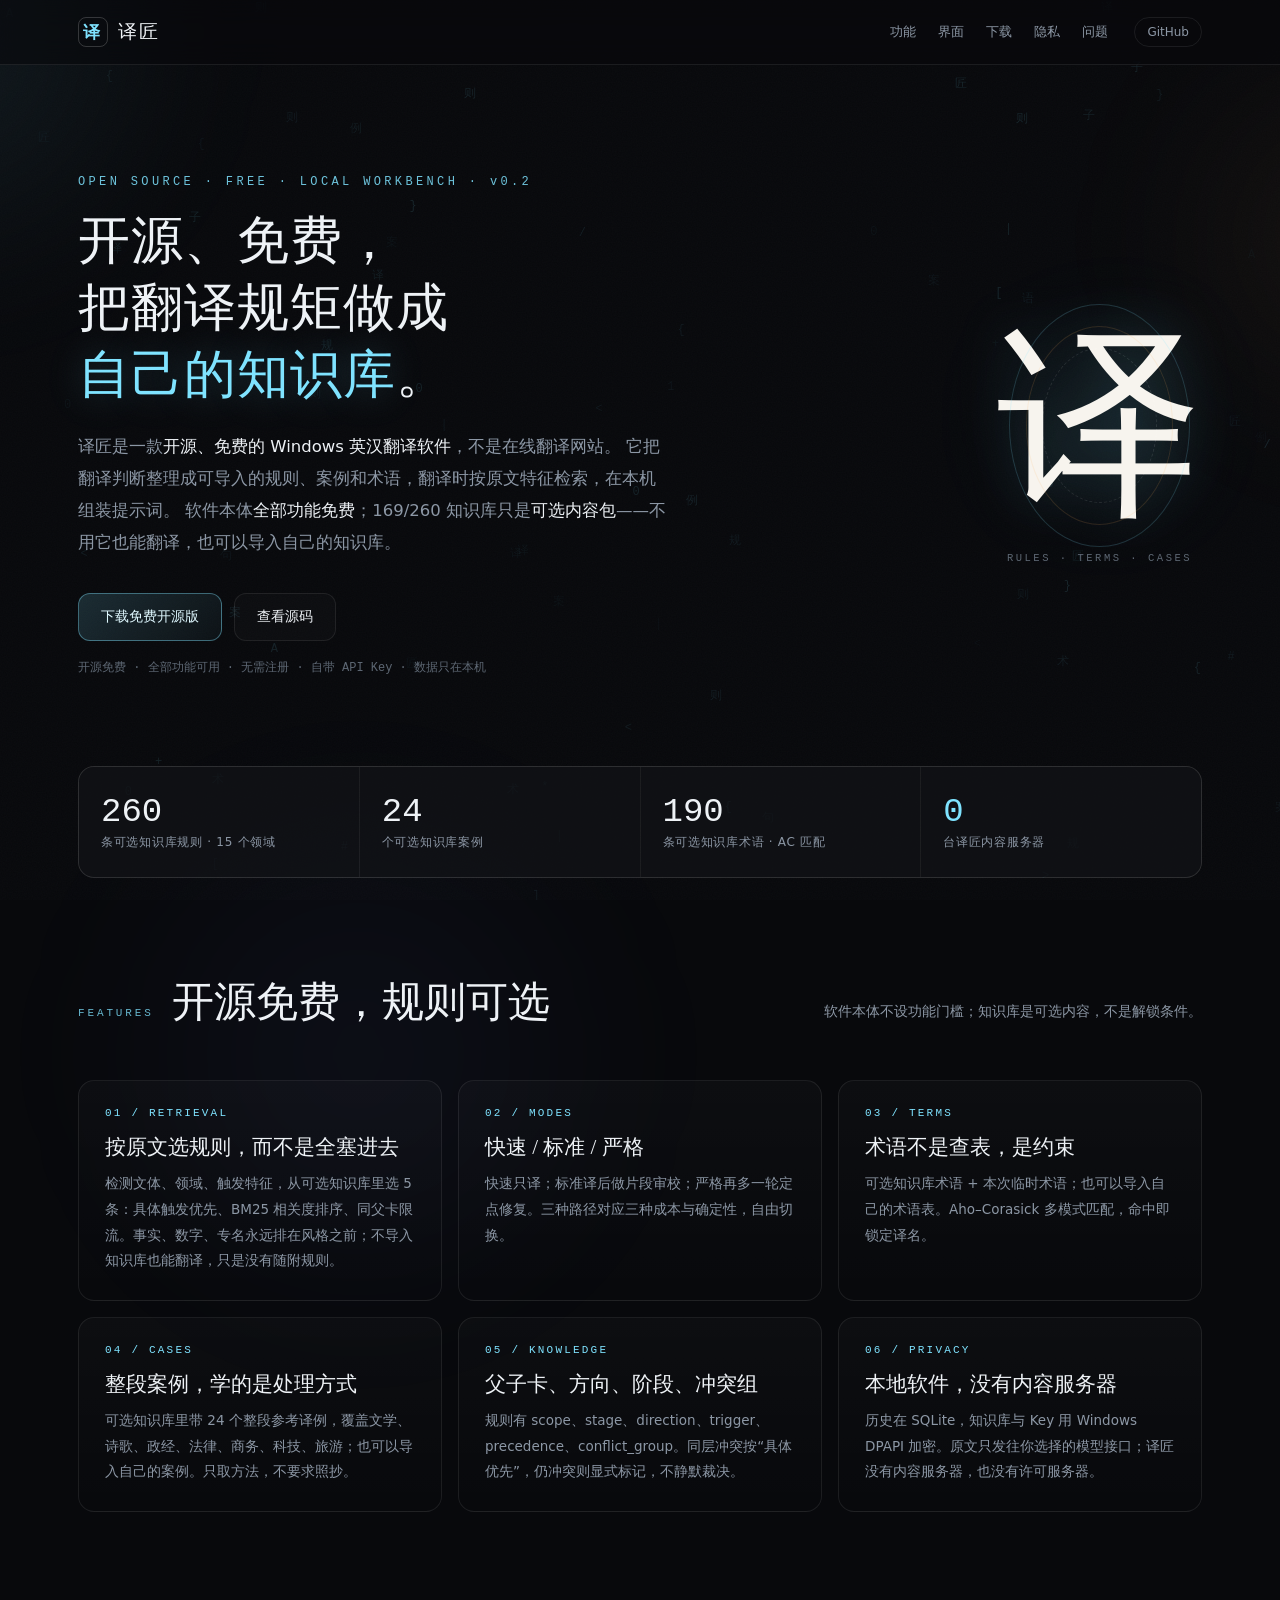
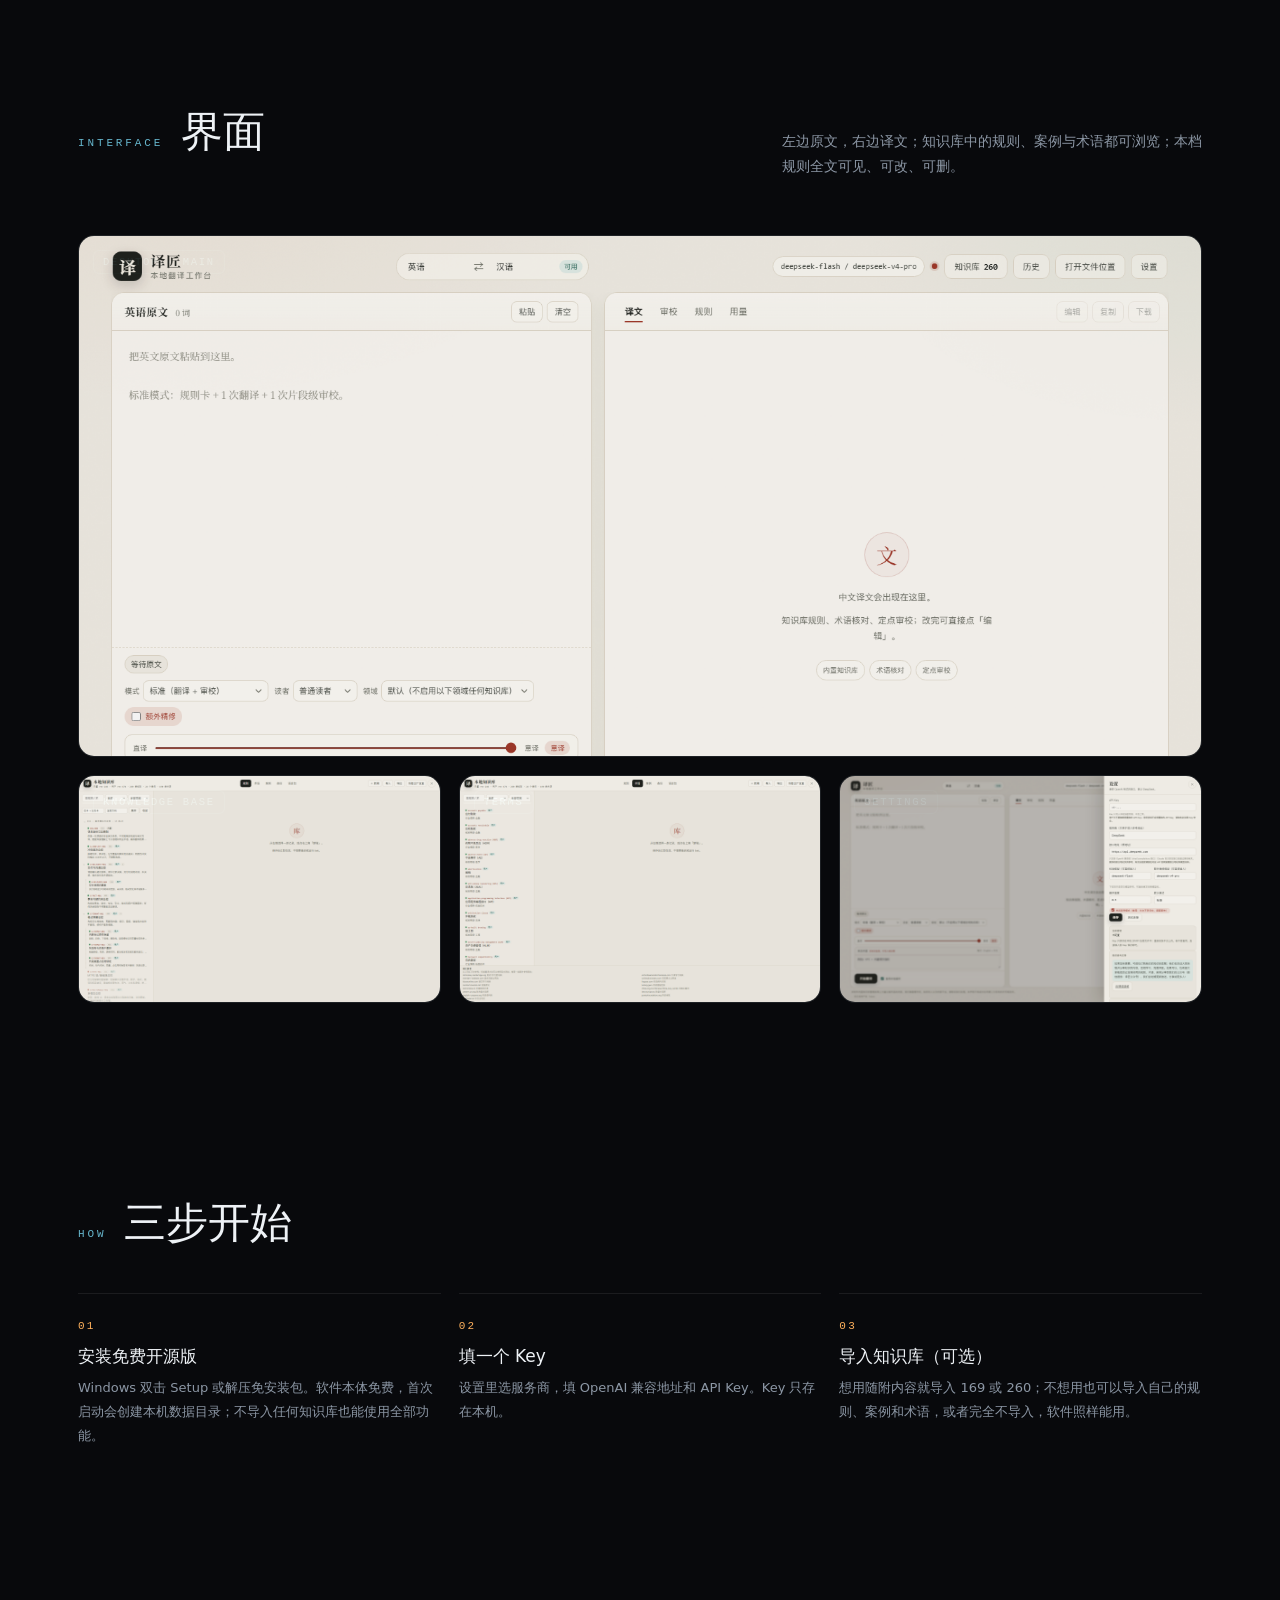
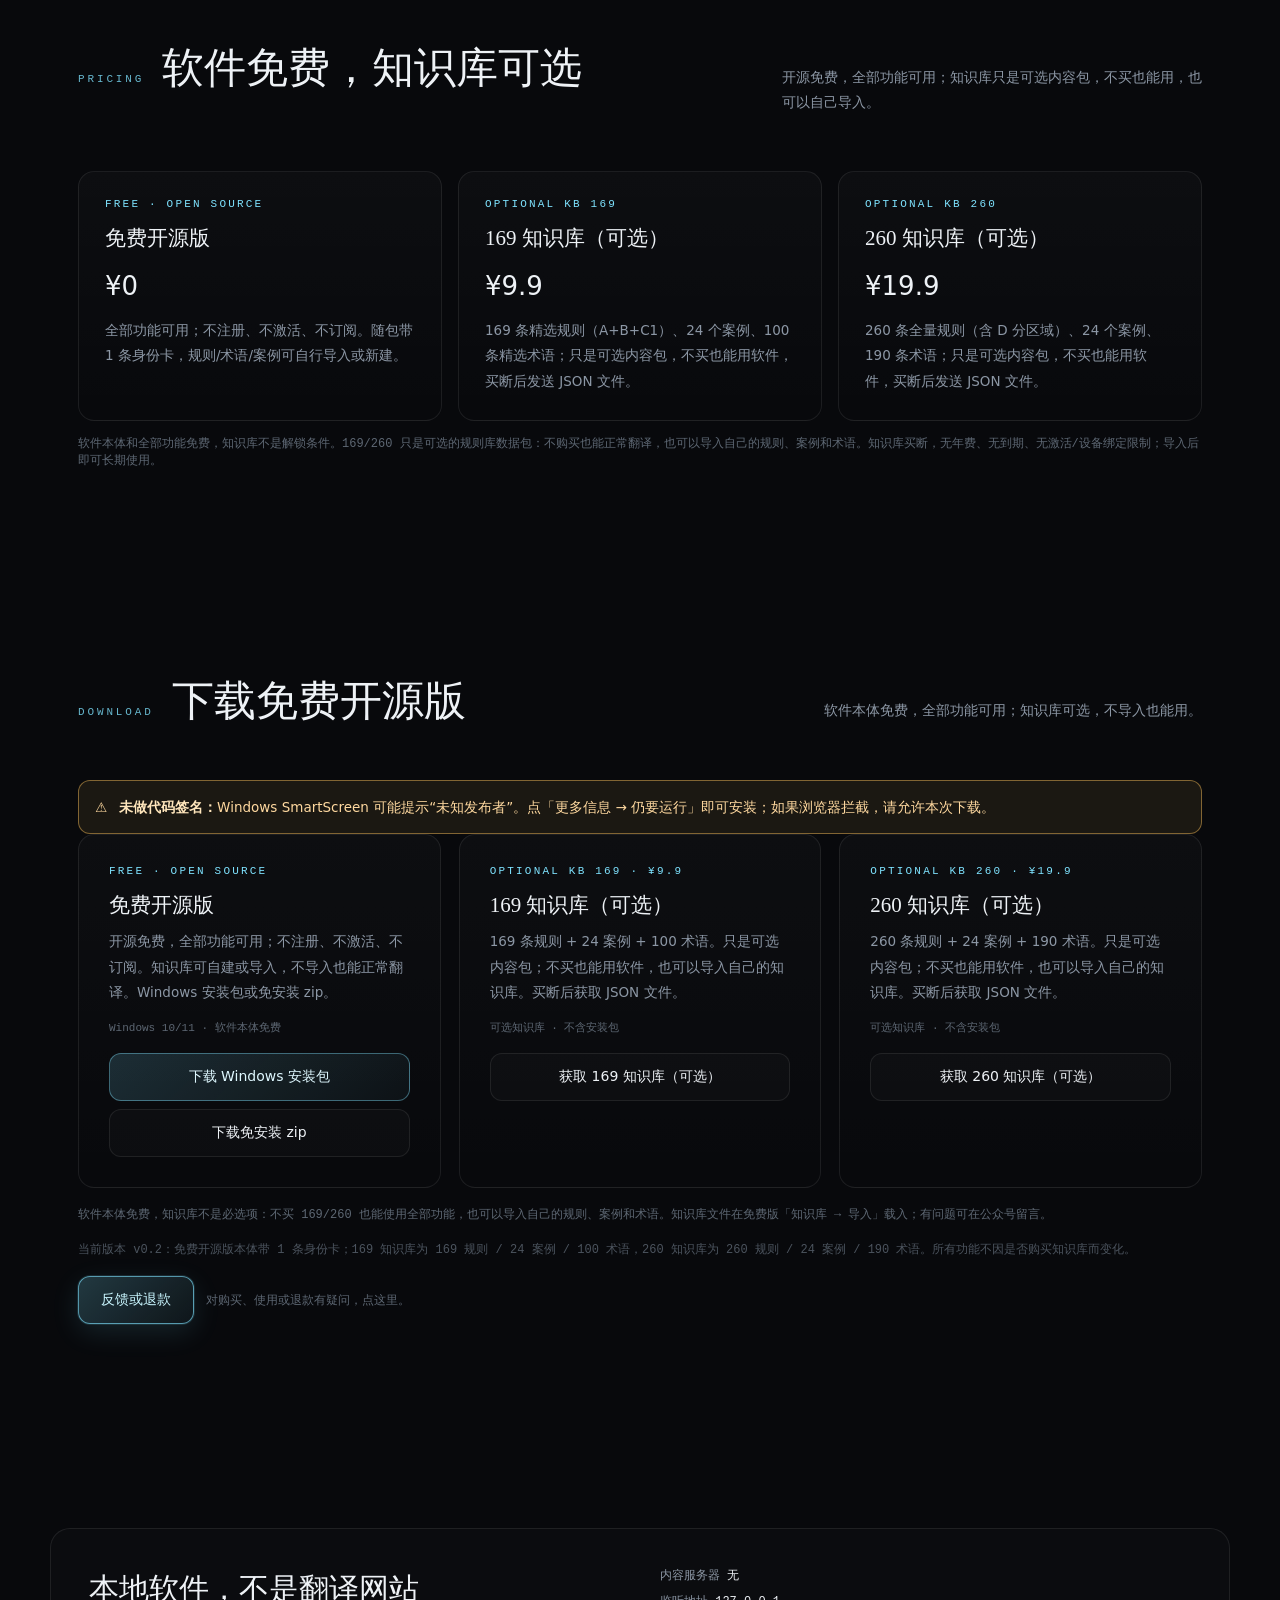
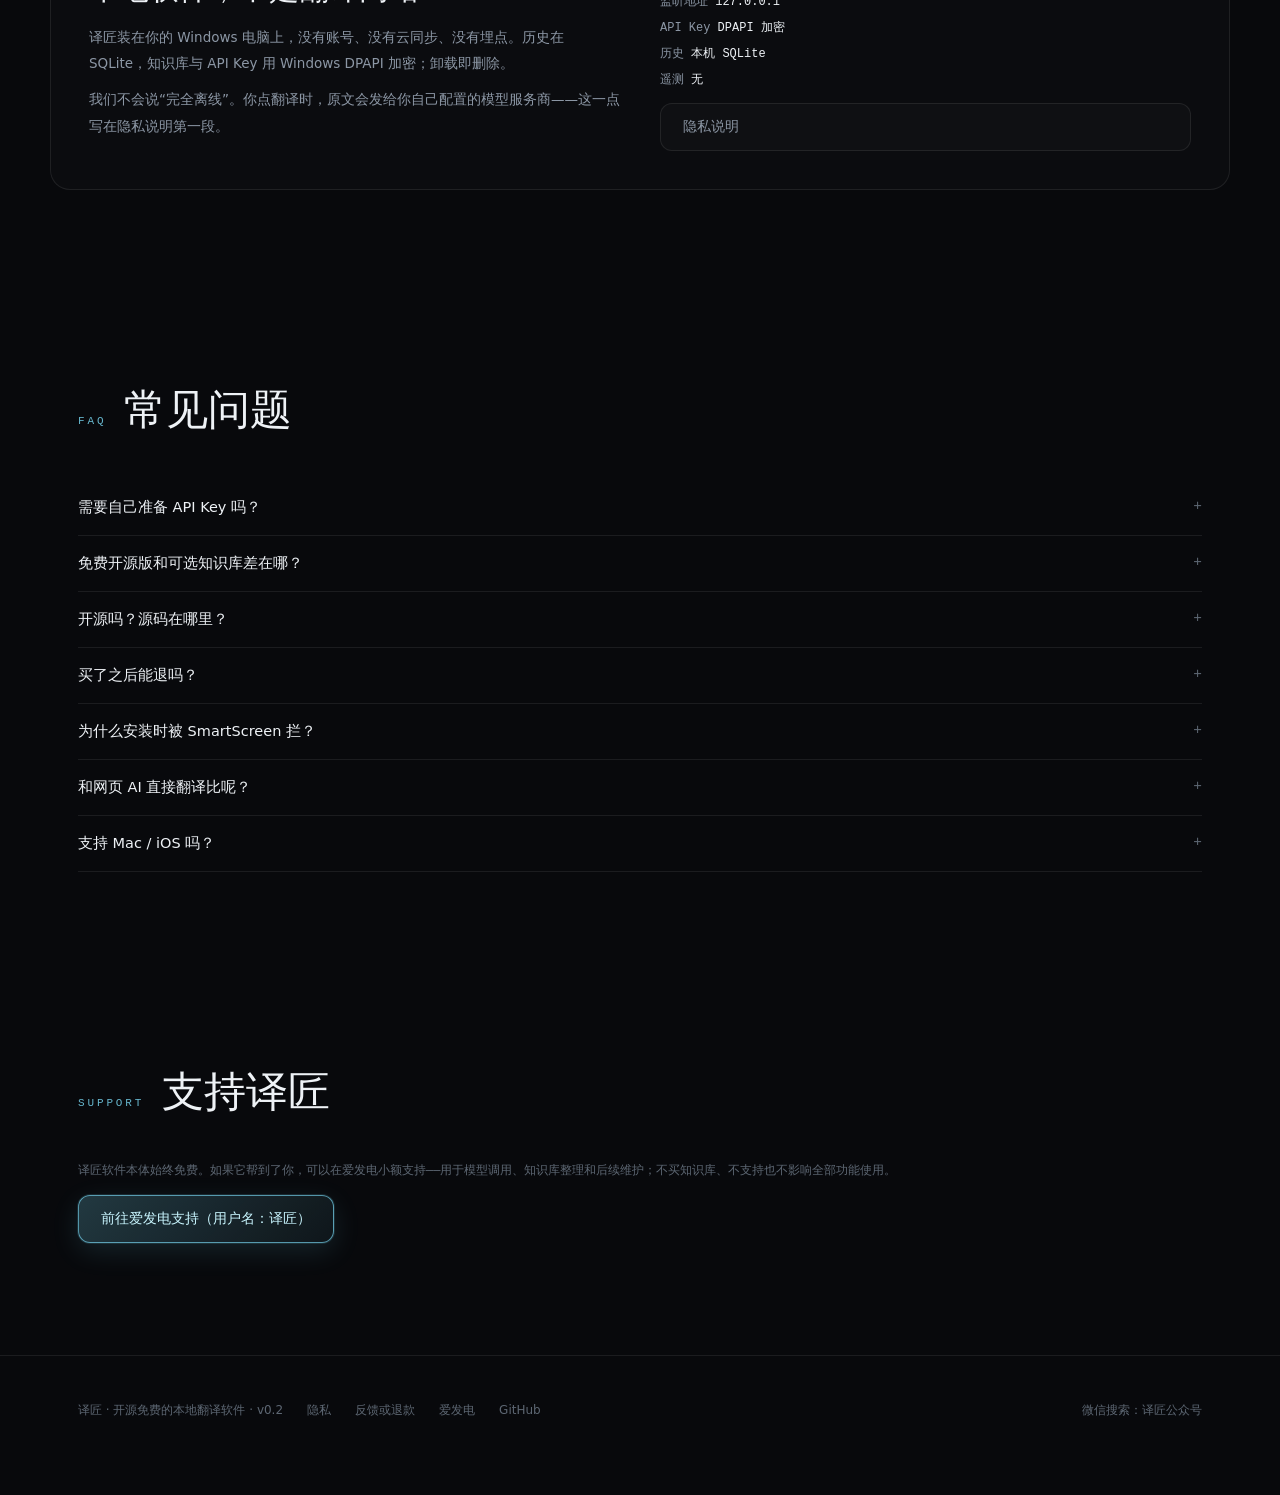
<file: docs/index.html>
<!doctype html>
<html lang="zh-CN">
<head>
<meta charset="utf-8" />
<meta name="viewport" content="width=device-width, initial-scale=1" />
<title>译匠 · 开源免费的本地英汉翻译软件</title>
<meta name="description" content="译匠是一款开源、免费的 Windows 英汉翻译软件，不是在线翻译网站。软件本体全部功能免费；知识库只是可选内容包，不买也能用，也可以导入自己的规则、案例和术语。" />
<meta name="theme-color" content="#08090c" />
<meta property="og:type" content="website" />
<meta property="og:title" content="译匠 · 开源免费的本地英汉翻译软件" />
<meta property="og:description" content="开源、免费的 Windows 英汉翻译软件。软件本体全部功能免费；知识库只是可选内容包，不买也能用，也可以导入自己的规则、案例和术语。" />
<meta property="og:image" content="assets/desktop-main.png" />
<meta name="twitter:card" content="summary_large_image" />
<meta name="twitter:title" content="译匠 · 开源免费的本地翻译软件" />
<meta name="twitter:description" content="不是在线翻译网站，而是装在本机的开源免费英汉翻译软件；知识库可选，亦可自己导入。" />
<meta name="twitter:image" content="assets/desktop-main.png" />
<script src="config.js"></script>
<link rel="icon" href="data:image/svg+xml,%3Csvg xmlns='http://www.w3.org/2000/svg' viewBox='0 0 64 64'%3E%3Crect width='64' height='64' rx='14' fill='%230b0d10'/%3E%3Ctext x='32' y='46' font-size='40' text-anchor='middle' fill='%23eef2f6' font-family='serif'%3E%E8%AF%91%3C/text%3E%3C/svg%3E" />
<style>
  :root{
    --bg:#08090c; --bg2:#0c0f14; --ink:#eef2f6; --dim:#8c97a5; --faint:#5d6773;
    --teal:#7fe3ff; --amber:#ffb15c; --line:rgba(255,255,255,.08);
    --serif:"Songti SC","Noto Serif SC","Source Han Serif SC",SimSun,Georgia,serif;
    --sans:"PingFang SC","Microsoft YaHei","Noto Sans SC",system-ui,-apple-system,sans-serif;
    --mono:Consolas,"SFMono-Regular",Menlo,monospace;
  }
  *{box-sizing:border-box}
  html{scroll-behavior:smooth}
  body{
    margin:0;background:var(--bg);color:var(--ink);font-family:var(--sans);
    -webkit-font-smoothing:antialiased;overflow-x:hidden;
  }
  a{color:inherit;text-decoration:none}
  canvas#bg{position:fixed;inset:0;width:100%;height:100%;z-index:0;opacity:.55;pointer-events:none}
  .aurora{position:fixed;inset:-20%;z-index:0;pointer-events:none;filter:blur(80px);opacity:.5}
  .aurora i{position:absolute;display:block;border-radius:50%}
  .a1{width:46vw;height:46vw;left:-8vw;top:-6vw;background:radial-gradient(circle,rgba(127,227,255,.20),transparent 65%);animation:drift1 26s ease-in-out infinite alternate}
  .a2{width:40vw;height:40vw;right:-6vw;top:18vh;background:radial-gradient(circle,rgba(255,177,92,.14),transparent 65%);animation:drift2 32s ease-in-out infinite alternate}
  .a3{width:52vw;height:52vw;left:22vw;bottom:-24vw;background:radial-gradient(circle,rgba(120,140,255,.12),transparent 65%);animation:drift1 38s ease-in-out infinite alternate-reverse}
  @keyframes drift1{to{transform:translate3d(6vw,4vh,0) scale(1.12)}}
  @keyframes drift2{to{transform:translate3d(-5vw,-3vh,0) scale(1.08)}}
  .grain{position:fixed;inset:0;z-index:1;pointer-events:none;opacity:.05;
    background-image:url("data:image/svg+xml,%3Csvg xmlns='http://www.w3.org/2000/svg' width='160' height='160'%3E%3Cfilter id='n'%3E%3CfeTurbulence type='fractalNoise' baseFrequency='.8' numOctaves='2'/%3E%3C/filter%3E%3Crect width='160' height='160' filter='url(%23n)' opacity='.55'/%3E%3C/svg%3E")}
  .wrap{position:relative;z-index:2;max-width:1180px;margin:0 auto;padding:0 28px}

  nav{position:sticky;top:0;z-index:20;backdrop-filter:blur(14px);background:rgba(8,9,12,.55);border-bottom:1px solid var(--line)}
  nav .wrap{display:flex;align-items:center;gap:26px;height:64px}
  .brand{display:flex;align-items:center;gap:10px;font-family:var(--serif);font-size:19px;letter-spacing:.12em}
  .brand b{display:grid;place-items:center;width:30px;height:30px;border:1px solid rgba(255,255,255,.18);border-radius:8px;font-size:17px;color:var(--teal)}
  nav .links{display:flex;gap:22px;margin-left:auto;font-size:13px;color:var(--dim)}
  nav .links a:hover{color:var(--ink)}
  nav .gh{font-size:12px;border:1px solid var(--line);padding:7px 12px;border-radius:999px;color:var(--dim)}
  nav .gh:hover{color:var(--ink);border-color:rgba(255,255,255,.25)}

  header{display:flex;align-items:center;padding:110px 0 70px;position:relative}
  .hero{display:grid;grid-template-columns:minmax(0,1.28fr) minmax(0,.72fr);gap:48px;align-items:center;width:100%;min-width:0}
  .hero>div{min-width:0}
  .eyebrow{font-family:var(--mono);font-size:12px;letter-spacing:.28em;color:var(--teal);opacity:.85}
  h1{font-family:var(--serif);font-weight:500;font-size:clamp(30px,4.1vw,58px);line-height:1.28;margin:18px 0 0;letter-spacing:.02em;max-width:100%;overflow-wrap:anywhere}
  h1 em{font-style:normal;color:var(--teal);text-shadow:0 0 38px rgba(127,227,255,.28)}
  .lede{margin-top:22px;font-size:16.5px;line-height:1.95;color:var(--dim);max-width:36em;overflow-wrap:anywhere}
  .lede b{color:var(--ink);font-weight:500}
  .cta{display:flex;gap:12px;margin-top:34px;flex-wrap:wrap}
  .btn{display:inline-flex;align-items:center;gap:10px;padding:14px 22px;border-radius:12px;font-size:14px;border:1px solid var(--line);transition:.25s;background:rgba(255,255,255,.02)}
  .btn:hover{transform:translateY(-2px);border-color:rgba(255,255,255,.26);background:rgba(255,255,255,.05)}
  .btn.primary{background:linear-gradient(135deg,rgba(127,227,255,.16),rgba(127,227,255,.04));border-color:rgba(127,227,255,.4);color:#dff8ff}
  .btn small{display:block;color:var(--faint);font-size:10.5px;margin-top:2px}
  .note{margin-top:18px;font-size:12px;color:var(--faint);font-family:var(--mono)}

  .glyph{position:relative;display:grid;place-items:center;aspect-ratio:1;max-width:420px;margin-left:auto}
  .glyph .ring{position:absolute;inset:6%;border:1px solid rgba(127,227,255,.18);border-radius:50%;animation:spin 26s linear infinite}
  .glyph .ring:nth-child(2){inset:14%;border-color:rgba(255,177,92,.14);animation-duration:40s;animation-direction:reverse}
  .glyph .ring:nth-child(3){inset:22%;border-style:dashed;border-color:rgba(255,255,255,.1);animation-duration:60s}
  @keyframes spin{to{transform:rotate(360deg)}}
  .glyph .zi{font-family:var(--serif);font-size:clamp(120px,16vw,210px);color:#f7f4ee;text-shadow:0 0 60px rgba(127,227,255,.22),0 0 120px rgba(127,227,255,.1);animation:breathe 6s ease-in-out infinite}
  @keyframes breathe{0%,100%{opacity:.92;transform:scale(1)}50%{opacity:1;transform:scale(1.02)}}
  .glyph .cap{position:absolute;bottom:0;font-family:var(--mono);font-size:10.5px;letter-spacing:.24em;color:var(--faint);white-space:nowrap}

  .stats{display:grid;grid-template-columns:repeat(4,1fr);gap:1px;background:var(--line);border:1px solid var(--line);border-radius:16px;overflow:hidden;margin:20px 0 0}
  .stat{background:rgba(10,12,16,.72);padding:26px 22px}
  .stat b{display:block;font-family:var(--mono);font-size:34px;font-weight:500;color:var(--ink)}
  .stat span{font-size:12px;color:var(--dim);letter-spacing:.06em}
  .stat i{font-style:normal;color:var(--teal)}

  section{padding:96px 0;position:relative}
  .sec-head{display:flex;align-items:baseline;gap:18px;margin-bottom:42px}
  .sec-head h2{font-family:var(--serif);font-weight:500;font-size:clamp(28px,3.4vw,42px);margin:0}
  .sec-head span{font-family:var(--mono);font-size:11px;letter-spacing:.26em;color:var(--teal);opacity:.8}
  .sec-head p{color:var(--dim);font-size:14px;margin-left:auto;max-width:30em;line-height:1.8}

  .grid{display:grid;grid-template-columns:repeat(3,1fr);gap:16px}
  .card{border:1px solid var(--line);border-radius:16px;padding:26px;background:linear-gradient(180deg,rgba(255,255,255,.025),rgba(255,255,255,.005));transition:.3s;position:relative;overflow:hidden}
  .card:hover{transform:translateY(-4px);border-color:rgba(127,227,255,.24)}
  .card:before{content:"";position:absolute;inset:0;pointer-events:none;background:radial-gradient(400px 160px at 20% 0,rgba(127,227,255,.08),transparent 70%);opacity:0;transition:.3s}
  .card:hover:before{opacity:1}
  .card .k{font-family:var(--mono);font-size:11px;color:var(--teal);letter-spacing:.2em}
  .card h3{font-family:var(--serif);font-weight:500;font-size:21px;margin:14px 0 10px}
  .card p{font-size:13.5px;line-height:1.9;color:var(--dim);margin:0}

  .shots{display:grid;grid-template-columns:1.35fr .65fr;gap:18px;align-items:start}
  .shot{border:1px solid var(--line);border-radius:16px;overflow:hidden;background:#0b0e12;position:relative}
  .shot img{width:100%;display:block;opacity:.95;max-height:520px;object-fit:cover;object-position:top center}
  .shot .tag{position:absolute;left:14px;top:14px;font-family:var(--mono);font-size:10.5px;letter-spacing:.16em;color:var(--teal);background:rgba(8,10,14,.7);border:1px solid rgba(127,227,255,.2);padding:5px 9px;border-radius:6px}
  .shot-row{display:grid;grid-template-columns:1fr 1fr;gap:18px;margin-top:18px}

  .steps{display:grid;grid-template-columns:repeat(3,1fr);gap:18px;counter-reset:s}
  .step{border-top:1px solid var(--line);padding-top:20px;position:relative}
  .step:before{counter-increment:s;content:"0" counter(s);font-family:var(--mono);font-size:11px;color:var(--amber);letter-spacing:.2em}
  .step h3{font-size:17px;margin:12px 0 8px;font-weight:500}
  .step p{color:var(--dim);font-size:13px;line-height:1.85;margin:0}

  .btn-refund{border-color:rgba(127,227,255,.62);color:#c9f6ff;background:linear-gradient(135deg,rgba(127,227,255,.22),rgba(127,227,255,.06));box-shadow:0 0 0 1px rgba(127,227,255,.12),0 8px 28px rgba(127,227,255,.12)}
  .btn-refund:hover{border-color:rgba(127,227,255,.9);color:#eaffff;box-shadow:0 0 0 1px rgba(127,227,255,.25),0 10px 34px rgba(127,227,255,.22)}
  .warn-banner{display:flex;gap:12px;align-items:flex-start;border:1px solid rgba(255,196,92,.45);background:rgba(255,196,92,.08);border-radius:12px;padding:14px 16px;margin:18px 0 0;color:#ffd9a0;font-size:13.5px;line-height:1.8}
  .warn-banner b{color:#ffe6bc}
  .dl{display:grid;grid-template-columns:repeat(3,1fr);gap:18px}
  .dl .card{padding:30px}
  .dl .meta{font-family:var(--mono);font-size:11px;color:var(--faint);margin-top:14px}
  .dl .btn{margin-top:18px;width:100%;justify-content:center}

  .privacy{display:grid;grid-template-columns:1fr 1fr;gap:40px;align-items:center;border:1px solid var(--line);border-radius:20px;padding:38px;background:rgba(255,255,255,.015)}
  .privacy h2{font-family:var(--serif);font-weight:500;font-size:30px;margin:0 0 14px}
  .privacy p{color:var(--dim);font-size:13.5px;line-height:1.95;margin:0 0 10px}
  .kv{font-family:var(--mono);font-size:12px;color:var(--dim);display:grid;gap:9px}
  .kv b{color:var(--ink);font-weight:500}

  details{border-bottom:1px solid var(--line);padding:18px 0}
  details summary{cursor:pointer;font-size:14.5px;list-style:none;display:flex;justify-content:space-between;gap:20px}
  details summary::-webkit-details-marker{display:none}
  details summary:after{content:"+";color:var(--faint);font-family:var(--mono)}
  details[open] summary:after{content:"–"}
  details p{color:var(--dim);font-size:13px;line-height:1.9;margin:12px 0 0}

  .sums{border:1px solid var(--line);border-radius:12px;margin-top:20px;padding:0 18px;background:rgba(255,255,255,.012)}
  .sums summary{padding:14px 0;font-size:13px;color:var(--dim)}
  .sums-body{padding:0 0 16px;display:grid;gap:12px}
  .sums pre{margin:0;font-family:var(--mono);font-size:11.5px;line-height:1.9;color:var(--faint);white-space:pre-wrap;word-break:break-all}
  .sums .btn{justify-self:start;padding:8px 14px;font-size:12px;cursor:pointer}
  .sums .btn.done{border-color:rgba(127,227,255,.5);color:var(--teal)}
  footer{border-top:1px solid var(--line);padding:46px 0 70px;color:var(--faint);font-size:12px}
  footer .row{display:flex;gap:24px;flex-wrap:wrap;align-items:center}
  footer a:hover{color:var(--ink)}

  .reveal{opacity:0;transform:translateY(18px);transition:opacity .8s cubic-bezier(.2,.7,.2,1),transform .8s cubic-bezier(.2,.7,.2,1)}
  .reveal.in{opacity:1;transform:none}

  @media (max-width:900px){
    .hero{grid-template-columns:1fr;gap:34px}
    .glyph{max-width:280px;margin:0 auto}
    .stats{grid-template-columns:repeat(2,1fr)}
    .grid,.dl,.steps{grid-template-columns:1fr}
    .shots,.privacy{grid-template-columns:1fr}
    .shot-row{grid-template-columns:1fr}
    nav .links{display:none}
    section{padding:70px 0}
    .sec-head{flex-direction:column;gap:8px}
    .sec-head p{margin-left:0}
  }
  @media (max-width:520px){
    .wrap{padding:0 20px}
    header{padding:56px 0 26px}
    .hero{gap:22px}
    h1{font-size:26px;line-height:1.34}
    .lede{font-size:13.5px;line-height:1.9;margin-top:16px}
    .eyebrow{font-size:10.5px;letter-spacing:.2em}
    .cta{gap:9px;margin-top:22px}
    .cta .btn{width:100%;justify-content:center;padding:12px 16px}
    .note{font-size:11px;line-height:1.7}
    .glyph{max-width:168px}
    .glyph .cap{font-size:8.5px;letter-spacing:.12em;bottom:-2px}
    .stats{grid-template-columns:1fr 1fr;margin-top:8px}
    .stat{padding:18px 16px}
    .stat b{font-size:26px}
    .stat span{font-size:11px}
    section{padding:52px 0}
    .sec-head{margin-bottom:26px}
    .sec-head h2{font-size:26px}
    .card{padding:20px}
    .privacy{padding:24px 20px}
    .privacy h2{font-size:24px}
    .shot img{max-height:360px}
    footer{padding:32px 0 48px}
  }
</style>
</head>
<body>
<canvas id="bg"></canvas>
<div class="aurora"><i class="a1"></i><i class="a2"></i><i class="a3"></i></div>
<div class="grain"></div>

<nav>
  <div class="wrap">
    <a class="brand" href="#top"><b>译</b>译匠</a>
    <div class="links">
      <a href="#features">功能</a>
      <a href="#shots">界面</a>
      <a href="#download">下载</a>
      <a href="#privacy">隐私</a>
      <a href="#faq">问题</a>
    </div>
    <a class="gh" data-github href="https://github.com/Yijiang-git/yijiang" target="_blank" rel="noopener">GitHub</a>
  </div>
</nav>

<header id="top">
  <div class="wrap hero">
    <div>
      <div class="eyebrow">OPEN SOURCE · FREE · LOCAL WORKBENCH · v0.2</div>
      <h1>开源、免费，<br/>把翻译规矩做成<br/><em>自己的知识库</em>。</h1>
      <p class="lede">
        译匠是一款<b>开源、免费的 Windows 英汉翻译软件</b>，不是在线翻译网站。
        它把翻译判断整理成可导入的规则、案例和术语，翻译时按原文特征检索，在本机组装提示词。
        软件本体<b>全部功能免费</b>；169/260 知识库只是<b>可选内容包</b>——不用它也能翻译，也可以导入自己的知识库。
      </p>
      <div class="cta">
        <a class="btn primary" href="#download">下载免费开源版</a>
        <a class="btn" data-github href="https://github.com/Yijiang-git/yijiang" target="_blank" rel="noopener">查看源码</a>
      </div>
      <div class="note">开源免费 · 全部功能可用 · 无需注册 · 自带 API Key · 数据只在本机</div>
    </div>
    <div class="glyph">
      <span class="ring"></span><span class="ring"></span><span class="ring"></span>
      <span class="zi">译</span>
      <span class="cap">RULES · TERMS · CASES</span>
    </div>
  </div>
</header>

<div class="wrap">
  <div class="stats reveal">
    <div class="stat"><b>260</b><span>条可选知识库规则 · 15 个领域</span></div>
    <div class="stat"><b>24</b><span>个可选知识库案例</span></div>
    <div class="stat"><b>190</b><span>条可选知识库术语 · AC 匹配</span></div>
    <div class="stat"><b><i>0</i></b><span>台译匠内容服务器</span></div>
  </div>
</div>

<section id="features">
  <div class="wrap">
    <div class="sec-head reveal"><span>FEATURES</span><h2>开源免费，规则可选</h2><p>软件本体不设功能门槛；知识库是可选内容，不是解锁条件。</p></div>
    <div class="grid">
      <div class="card reveal"><div class="k">01 / RETRIEVAL</div><h3>按原文选规则，而不是全塞进去</h3><p>检测文体、领域、触发特征，从可选知识库里选 5 条：具体触发优先、BM25 相关度排序、同父卡限流。事实、数字、专名永远排在风格之前；不导入知识库也能翻译，只是没有随附规则。</p></div>
      <div class="card reveal"><div class="k">02 / MODES</div><h3>快速 / 标准 / 严格</h3><p>快速只译；标准译后做片段审校；严格再多一轮定点修复。三种路径对应三种成本与确定性，自由切换。</p></div>
      <div class="card reveal"><div class="k">03 / TERMS</div><h3>术语不是查表，是约束</h3><p>可选知识库术语 + 本次临时术语；也可以导入自己的术语表。Aho–Corasick 多模式匹配，命中即锁定译名。</p></div>
      <div class="card reveal"><div class="k">04 / CASES</div><h3>整段案例，学的是处理方式</h3><p>可选知识库里带 24 个整段参考译例，覆盖文学、诗歌、政经、法律、商务、科技、旅游；也可以导入自己的案例。只取方法，不要求照抄。</p></div>
      <div class="card reveal"><div class="k">05 / KNOWLEDGE</div><h3>父子卡、方向、阶段、冲突组</h3><p>规则有 scope、stage、direction、trigger、precedence、conflict_group。同层冲突按“具体优先”，仍冲突则显式标记，不静默裁决。</p></div>
      <div class="card reveal"><div class="k">06 / PRIVACY</div><h3>本地软件，没有内容服务器</h3><p>历史在 SQLite，知识库与 Key 用 Windows DPAPI 加密。原文只发往你选择的模型接口；译匠没有内容服务器，也没有许可服务器。</p></div>
    </div>
  </div>
</section>

<section id="shots">
  <div class="wrap">
    <div class="sec-head reveal"><span>INTERFACE</span><h2>界面</h2><p>左边原文，右边译文；知识库中的规则、案例与术语都可浏览；本档规则全文可见、可改、可删。</p></div>
    <div class="shots" style="grid-template-columns:1fr">
      <div class="shot reveal"><span class="tag">DESKTOP · MAIN</span><img src="assets/desktop-main.png" alt="译匠桌面端主界面" loading="lazy" /></div>
    </div>
    <div class="shot-row" style="grid-template-columns:repeat(3,1fr)">
      <div class="shot reveal"><span class="tag">KNOWLEDGE BASE</span><img src="assets/desktop-kb.png" alt="知识库规则树" loading="lazy" /></div>
      <div class="shot reveal"><span class="tag">TERMS</span><img src="assets/desktop-terms.png" alt="术语库" loading="lazy" /></div>
      <div class="shot reveal"><span class="tag">SETTINGS</span><img src="assets/desktop-settings.png" alt="设置" loading="lazy" /></div>
    </div>
  </div>
</section>

<section>
  <div class="wrap">
    <div class="sec-head reveal"><span>HOW</span><h2>三步开始</h2></div>
    <div class="steps">
      <div class="step reveal"><h3>安装免费开源版</h3><p>Windows 双击 Setup 或解压免安装包。软件本体免费，首次启动会创建本机数据目录；不导入任何知识库也能使用全部功能。</p></div>
      <div class="step reveal"><h3>填一个 Key</h3><p>设置里选服务商，填 OpenAI 兼容地址和 API Key。Key 只存在本机。</p></div>
      <div class="step reveal"><h3>导入知识库（可选）</h3><p>想用随附内容就导入 169 或 260；不想用也可以导入自己的规则、案例和术语，或者完全不导入，软件照样能用。</p></div>
    </div>
  </div>
</section>

<section id="pricing">
  <div class="wrap">
    <div class="sec-head reveal"><span>PRICING</span><h2>软件免费，知识库可选</h2><p>开源免费，全部功能可用；知识库只是可选内容包，不买也能用，也可以自己导入。</p></div>
    <div class="grid" style="grid-template-columns:repeat(3,1fr)">
      <div class="card reveal"><div class="k">FREE · OPEN SOURCE</div><h3>免费开源版</h3><p style="font-size:26px;color:#eef2f6;margin:6px 0">¥0</p><p>全部功能可用；不注册、不激活、不订阅。随包带 1 条身份卡，规则/术语/案例可自行导入或新建。</p></div>
      <div class="card reveal"><div class="k">OPTIONAL KB 169</div><h3>169 知识库（可选）</h3><p style="font-size:26px;color:#eef2f6;margin:6px 0">¥9.9</p><p>169 条精选规则（A+B+C1）、24 个案例、100 条精选术语；只是可选内容包，不买也能用软件，买断后发送 JSON 文件。</p></div>
      <div class="card reveal"><div class="k">OPTIONAL KB 260</div><h3>260 知识库（可选）</h3><p style="font-size:26px;color:#eef2f6;margin:6px 0">¥19.9</p><p>260 条全量规则（含 D 分区域）、24 个案例、190 条术语；只是可选内容包，不买也能用软件，买断后发送 JSON 文件。</p></div>
    </div>
    <p class="note" style="margin-top:14px">软件本体和全部功能免费，知识库不是解锁条件。169/260 只是可选的规则库数据包：不购买也能正常翻译，也可以导入自己的规则、案例和术语。知识库买断，无年费、无到期、无激活/设备绑定限制；导入后即可长期使用。</p>
  </div>
</section>

<section id="download">
  <div class="wrap">
    <div class="sec-head reveal"><span>DOWNLOAD</span><h2>下载免费开源版</h2><p>软件本体免费，全部功能可用；知识库可选，不导入也能用。</p></div>
    <div class="warn-banner reveal"><span>⚠</span><div><b>未做代码签名：</b>Windows SmartScreen 可能提示“未知发布者”。点「更多信息 → 仍要运行」即可安装；如果浏览器拦截，请允许本次下载。</div></div>
    <div class="dl" style="grid-template-columns:repeat(3,1fr)">
      <div class="card reveal">
        <div class="k">FREE · OPEN SOURCE</div>
        <h3>免费开源版</h3>
        <p>开源免费，全部功能可用；不注册、不激活、不订阅。知识库可自建或导入，不导入也能正常翻译。Windows 安装包或免安装 zip。</p>
        <div class="meta">Windows 10/11 · 软件本体免费</div>
        <a class="btn primary" href="downloads/译匠-免费版-0.2-Setup.exe" download>下载 Windows 安装包</a>
        <a class="btn" href="downloads/译匠-免费版-0.2.zip" download style="margin-top:8px">下载免安装 zip</a>
      </div>
      <div class="card reveal">
        <div class="k">OPTIONAL KB 169 · ¥9.9</div>
        <h3>169 知识库（可选）</h3>
        <p>169 条规则 + 24 案例 + 100 术语。只是可选内容包；不买也能用软件，也可以导入自己的知识库。买断后获取 JSON 文件。</p>
        <div class="meta">可选知识库 · 不含安装包</div>
        <a class="btn" href="https://zhuankuai.com/o/bread/u6qCxymh7" target="_blank" rel="noopener">获取 169 知识库（可选）</a>
      </div>
      <div class="card reveal">
        <div class="k">OPTIONAL KB 260 · ¥19.9</div>
        <h3>260 知识库（可选）</h3>
        <p>260 条规则 + 24 案例 + 190 术语。只是可选内容包；不买也能用软件，也可以导入自己的知识库。买断后获取 JSON 文件。</p>
        <div class="meta">可选知识库 · 不含安装包</div>
        <a class="btn" href="https://zhuankuai.com/o/bread/uGUnOZU" target="_blank" rel="noopener">获取 260 知识库（可选）</a>
      </div>
    </div>
    <p class="note">软件本体免费，知识库不是必选项：不买 169/260 也能使用全部功能，也可以导入自己的规则、案例和术语。知识库文件在免费版「知识库 → 导入」载入；有问题可在公众号留言。</p>
    <p class="note" style="font-size:12px;opacity:.8">当前版本 v0.2：免费开源版本体带 1 条身份卡；169 知识库为 169 规则 / 24 案例 / 100 术语，260 知识库为 260 规则 / 24 案例 / 190 术语。所有功能不因是否购买知识库而变化。</p>
    <p class="note"><a class="btn btn-refund" href="refund.html" target="_blank" rel="noopener">反馈或退款</a>　对购买、使用或退款有疑问，点这里。</p>
  </div>
</section>

<section id="privacy">
  <div class="wrap privacy reveal">
    <div>
      <h2>本地软件，不是翻译网站</h2>
      <p>译匠装在你的 Windows 电脑上，没有账号、没有云同步、没有埋点。历史在 SQLite，知识库与 API Key 用 Windows DPAPI 加密；卸载即删除。</p>
      <p>我们不会说“完全离线”。你点翻译时，原文会发给你自己配置的模型服务商——这一点写在隐私说明第一段。</p>
    </div>
    <div class="kv">
      <div>内容服务器 <b>无</b></div>
      <div>监听地址 <b>127.0.0.1</b></div>
      <div>API Key <b>DPAPI 加密</b></div>
      <div>历史 <b>本机 SQLite</b></div>
      <div>遥测 <b>无</b></div>
      <a class="btn" data-privacy href="privacy.html" style="margin-top:6px">隐私说明</a>
    </div>
  </div>
</section>

<section id="faq">
  <div class="wrap">
    <div class="sec-head reveal"><span>FAQ</span><h2>常见问题</h2></div>
    <details class="reveal"><summary>需要自己准备 API Key 吗？</summary><p>需要。译匠不代充、不代理。任何 OpenAI 兼容的 <code>/chat/completions</code> 接口都可以，DeepSeek、OpenAI、GLM、Kimi、Qwen、硅基流动等。</p></details>
    <details class="reveal"><summary>免费开源版和可选知识库差在哪？</summary><p>功能没有差别：严格模式、精修、审校、导入导出、知识库编辑全部一致。软件本体免费，知识库只是可选内容包；不买 169/260 也能使用全部功能，也可以导入自己的规则、案例和术语。购买后得到的是额外的现成知识库 JSON，不是功能解锁。</p></details>
    <details class="reveal"><summary>开源吗？源码在哪里？</summary><p>是。译匠是开源、免费的 Windows 本地翻译软件，源码在 <a href="https://github.com/Yijiang-git/yijiang" target="_blank" rel="noopener">GitHub</a>；软件本体不收费，知识库是可选内容包。</p></details>
    <details class="reveal"><summary>买了之后能退吗？</summary><p>数字产品不适用七天无理由退款。如需退款或反馈，请移步微信公众号【译匠公众号】说明问题和原因，或在购买渠道按平台流程申请。详见 <a href="refund.html" target="_blank" rel="noopener">反馈或退款</a>。</p></details>
    <details class="reveal"><summary>为什么安装时被 SmartScreen 拦？</summary><p>测试版没有做代码签名。点“更多信息 → 仍要运行”。正式版会考虑签名。</p></details>
    <details class="reveal"><summary>和网页 AI 直接翻译比呢？</summary><p>译匠不是在线翻译网站，而是装在本机的软件。它按你指定的规则和术语翻译，能告诉你用了哪条规则、哪里被审校改过；质量上限仍取决于你配置的模型，不承诺每句都更好。</p></details>
    <details class="reveal"><summary>支持 Mac / iOS 吗？</summary><p>暂不支持。当前只提供 Windows 10/11 桌面版。</p></details>
  </div>
</section>

<section id="support">
  <div class="wrap">
    <div class="sec-head reveal"><span>SUPPORT</span><h2>支持译匠</h2></div>
    <p class="note reveal">译匠软件本体始终免费。如果它帮到了你，可以在爱发电小额支持——用于模型调用、知识库整理和后续维护；不买知识库、不支持也不影响全部功能使用。</p>
    <p class="reveal"><a class="btn btn-refund" href="https://afdian.com/a/yijiang_official/plan" target="_blank" rel="noopener">前往爱发电支持（用户名：译匠）</a></p>
  </div>
</section>

<footer>
  <div class="wrap row">
    <span>译匠 · 开源免费的本地翻译软件 · v0.2</span>
    <a href="privacy.html">隐私</a>
    <a href="refund.html" target="_blank" rel="noopener">反馈或退款</a>
    <a href="https://afdian.com/a/yijiang_official/plan" target="_blank" rel="noopener">爱发电</a>
    <a data-github href="https://github.com/Yijiang-git/yijiang" target="_blank" rel="noopener">GitHub</a>
    <span style="margin-left:auto">微信搜索：译匠公众号</span>
  </div>
</footer>

<script>
(() => {
  const c = document.getElementById('bg');
  const ctx = c.getContext('2d');
  let W, H, dpr;
  const glyphs = "01{}[]<>/\\|=+*#AI译匠规则术语案例句子";
  let parts = [];

  function resize(){
    dpr = Math.min(window.devicePixelRatio || 1, 2);
    W = c.clientWidth; H = c.clientHeight;
    c.width = W * dpr; c.height = H * dpr;
    ctx.setTransform(dpr,0,0,dpr,0,0);
    const n = Math.min(90, Math.floor(W / 16));
    parts = Array.from({length: n}, () => ({
      x: Math.random()*W, y: Math.random()*H,
      v: 6 + Math.random()*22, s: 9 + Math.random()*12,
      ch: glyphs[Math.floor(Math.random()*glyphs.length)],
      a: .06 + Math.random()*.18
    }));
  }
  resize();
  addEventListener('resize', resize);

  let last = performance.now();
  function frame(now){
    const dt = Math.min(.05, (now-last)/1000); last = now;
    ctx.clearRect(0,0,W,H);
    ctx.font = '12px Consolas, monospace';
    for(const p of parts){
      p.y += p.v * dt;
      if(p.y > H + 20){ p.y = -20; p.x = Math.random()*W; p.ch = glyphs[Math.floor(Math.random()*glyphs.length)]; }
      ctx.fillStyle = `rgba(127,227,255,${p.a})`;
      ctx.fillText(p.ch, p.x, p.y);
    }
    requestAnimationFrame(frame);
  }
  requestAnimationFrame(frame);

  const io = new IntersectionObserver((es) => {
    for(const e of es) if(e.isIntersecting){ e.target.classList.add('in'); io.unobserve(e.target); }
  }, {threshold:.12});
  document.querySelectorAll('.reveal').forEach(el => io.observe(el));
})();
</script>

<script>
(() => {
  const cfg = Object.assign({
    owner: "YOUR_GITHUB_NAME",
    repo: "yijiang",
    version: "v0.2",
    useGitHub: false
  }, window.YIJIANG_CONFIG || {});

  const configured = cfg.owner && cfg.owner !== "YOUR_GITHUB_NAME";

  document.querySelectorAll("[data-copy]").forEach(btn => {
    btn.addEventListener("click", async () => {
      const el = document.getElementById(btn.dataset.copy);
      if (!el) return;
      const text = el.textContent.trim();
      try {
        await navigator.clipboard.writeText(text);
      } catch (e) {
        const ta = document.createElement("textarea");
        ta.value = text; document.body.appendChild(ta); ta.select();
        document.execCommand("copy"); ta.remove();
      }
      btn.textContent = "已复制";
      btn.classList.add("done");
      setTimeout(() => { btn.textContent = "复制校验值"; btn.classList.remove("done"); }, 1800);
    });
  });

  const gh = document.querySelector("[data-github]");
  if (gh && configured) gh.href = `https://github.com/${cfg.owner}/${cfg.repo}`;
})();
</script>

</body>
</html>
</file>
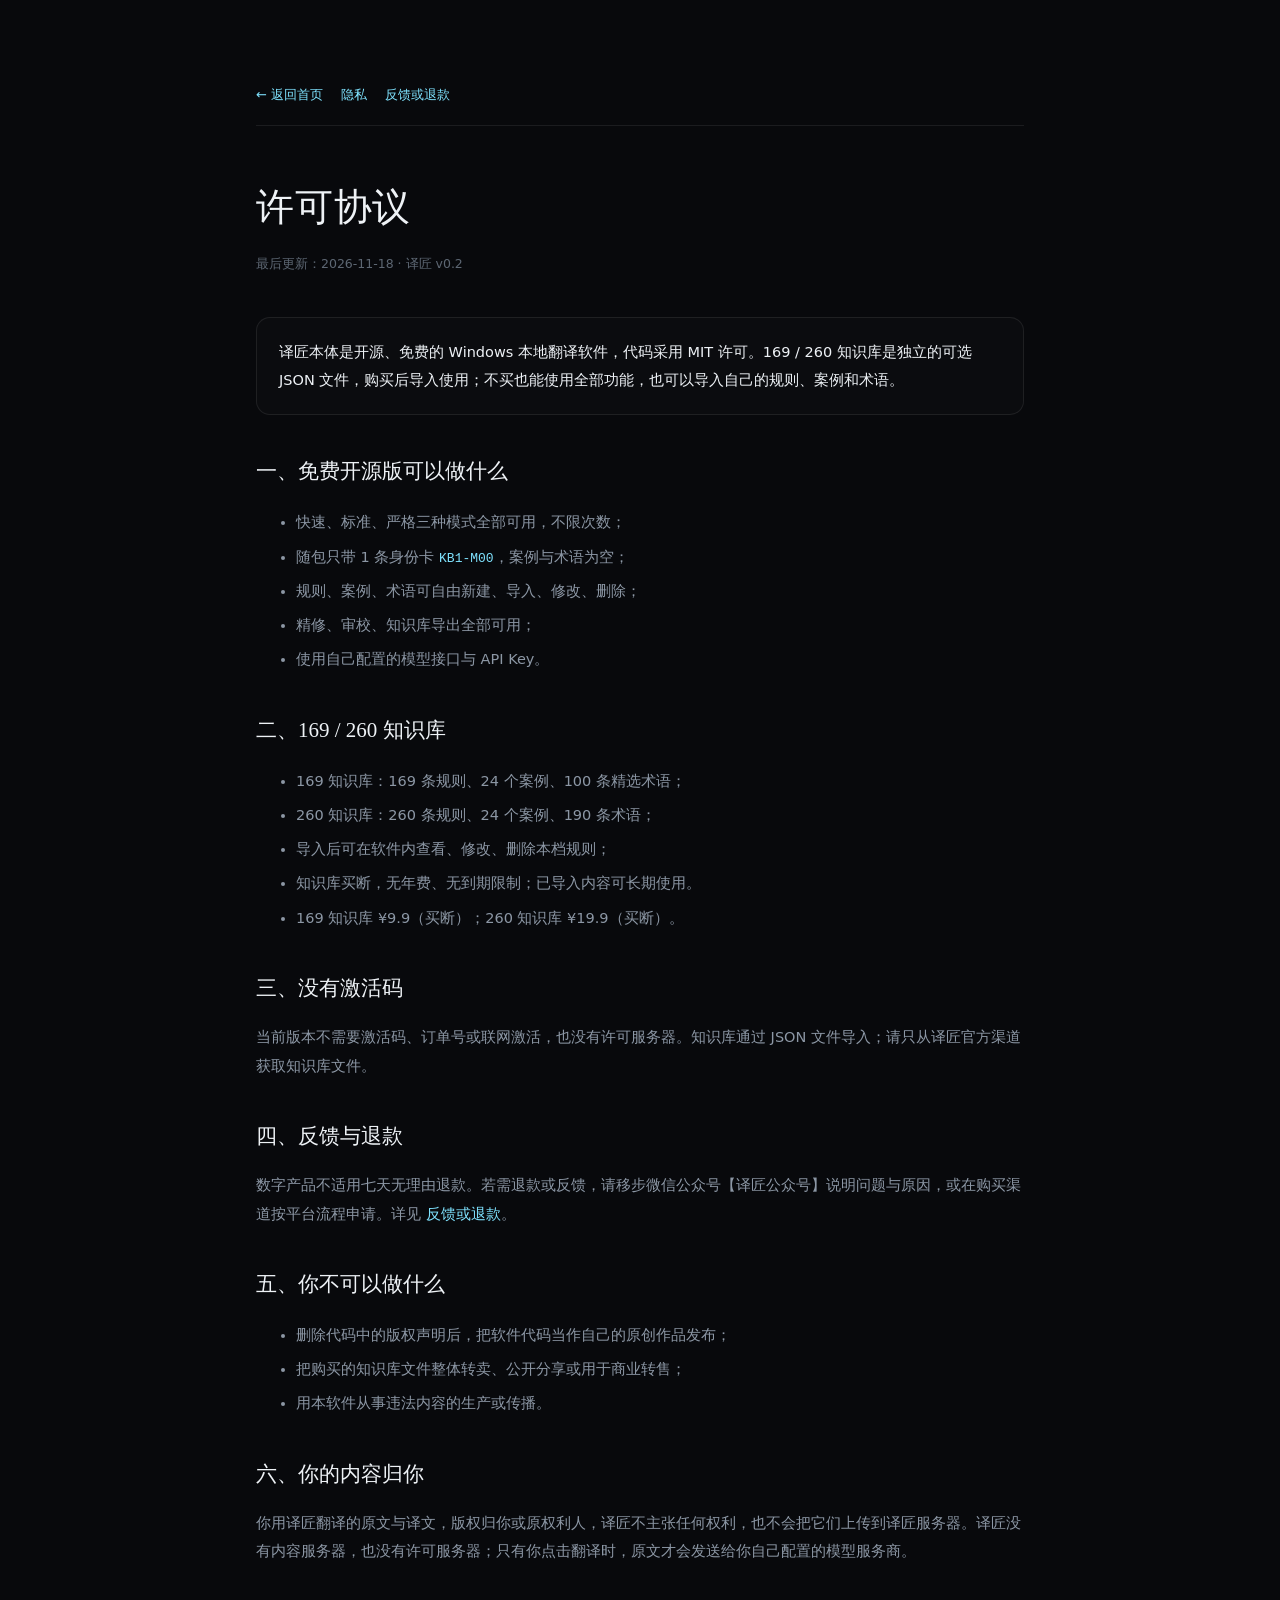
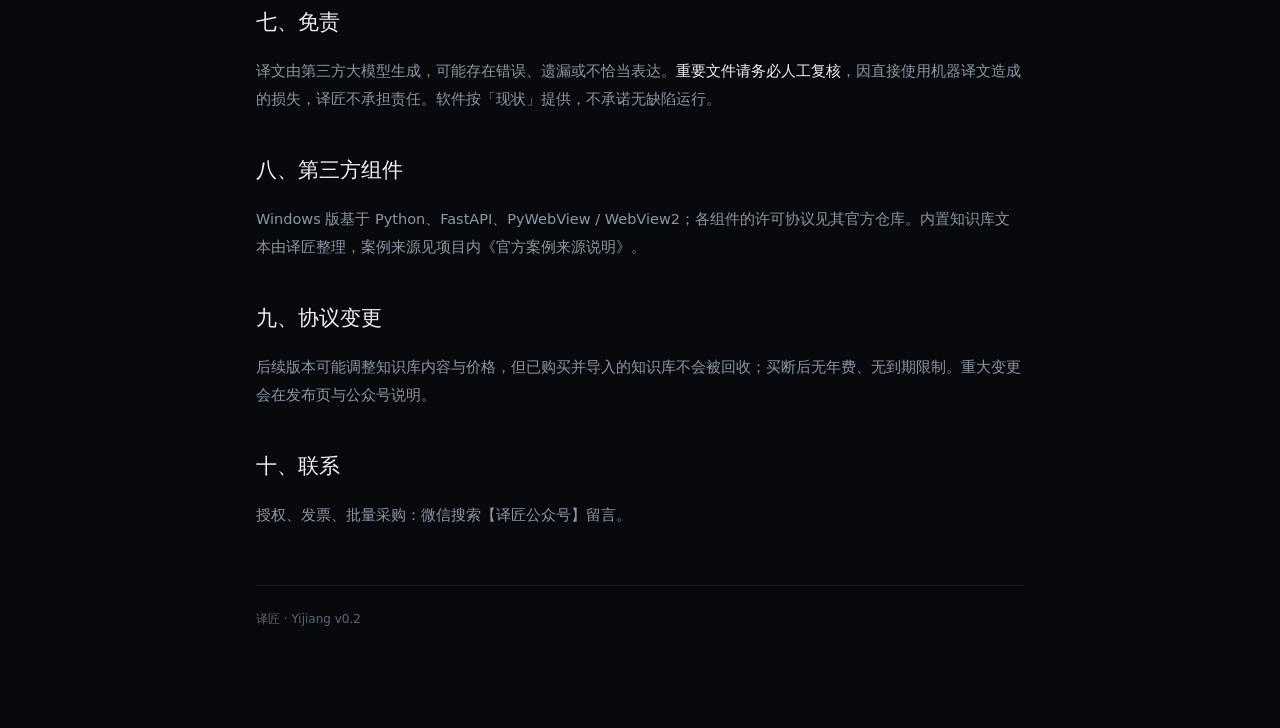
<file: docs/license.html>
<!doctype html>
<html lang="zh-CN">
<head>
<meta charset="utf-8" />
<meta name="viewport" content="width=device-width, initial-scale=1" />
<title>译匠 · 许可协议</title>
<meta name="description" content="译匠的许可协议：免费版与知识库文件的使用范围、禁止行为与免责声明。" />
<link rel="icon" href="data:image/svg+xml,%3Csvg xmlns='http://www.w3.org/2000/svg' viewBox='0 0 64 64'%3E%3Crect width='64' height='64' rx='14' fill='%230b0d10'/%3E%3Ctext x='32' y='46' font-size='40' text-anchor='middle' fill='%23eef2f6' font-family='serif'%3E%E8%AF%91%3C/text%3E%3C/svg%3E" />
<style>
  :root{
    --bg:#08090c; --ink:#eef2f6; --dim:#8c97a5; --faint:#5d6773; --teal:#7fe3ff;
    --line:rgba(255,255,255,.08);
    --serif:"Songti SC","Noto Serif SC","Source Han Serif SC",SimSun,Georgia,serif;
    --sans:"PingFang SC","Microsoft YaHei","Noto Sans SC",system-ui,-apple-system,sans-serif;
  }
  *{box-sizing:border-box}
  body{margin:0;background:var(--bg);color:var(--ink);font-family:var(--sans);line-height:1.95;-webkit-font-smoothing:antialiased}
  a{color:var(--teal);text-decoration:none}
  a:hover{text-decoration:underline}
  .wrap{max-width:820px;margin:0 auto;padding:64px 26px 96px}
  nav{border-bottom:1px solid var(--line);padding:18px 0;margin-bottom:44px;font-size:13px;color:var(--dim);display:flex;gap:18px}
  h1{font-family:var(--serif);font-weight:500;font-size:38px;margin:0 0 8px;letter-spacing:.02em}
  .sub{color:var(--faint);font-size:12.5px;margin-bottom:40px}
  h2{font-family:var(--serif);font-weight:500;font-size:21px;margin:36px 0 10px}
  p,li{color:var(--dim);font-size:14.5px}
  li{margin:6px 0}
  b{color:var(--ink);font-weight:500}
  .box{border:1px solid var(--line);border-radius:14px;padding:20px 22px;background:rgba(255,255,255,.015);margin:22px 0}
  .box p{margin:0;color:var(--ink)}
  code{font-family:Consolas,monospace;font-size:13px;color:var(--teal)}
  footer{border-top:1px solid var(--line);margin-top:56px;padding-top:22px;font-size:12px;color:var(--faint)}
</style>
</head>
<body>
<div class="wrap">
  <nav>
    <a href="index.html">← 返回首页</a>
    <a href="privacy.html">隐私</a>
    <a href="refund.html">反馈或退款</a>
  </nav>

  <h1>许可协议</h1>
  <div class="sub">最后更新：2026-11-18 · 译匠 v0.2</div>

  <div class="box">
    <p>译匠本体是<b>开源、免费的 Windows 本地翻译软件</b>，代码采用 MIT 许可。169 / 260 知识库是独立的可选 JSON 文件，购买后导入使用；不买也能使用全部功能，也可以导入自己的规则、案例和术语。</p>
  </div>

  <h2>一、免费开源版可以做什么</h2>
  <ul>
    <li>快速、标准、严格三种模式全部可用，不限次数；</li>
    <li>随包只带 1 条身份卡 <code>KB1-M00</code>，案例与术语为空；</li>
    <li>规则、案例、术语可自由新建、导入、修改、删除；</li>
    <li>精修、审校、知识库导出全部可用；</li>
    <li>使用自己配置的模型接口与 API Key。</li>
  </ul>

  <h2>二、169 / 260 知识库</h2>
  <ul>
    <li>169 知识库：169 条规则、24 个案例、100 条精选术语；</li>
    <li>260 知识库：260 条规则、24 个案例、190 条术语；</li>
    <li>导入后可在软件内查看、修改、删除本档规则；</li>
    <li>知识库买断，无年费、无到期限制；已导入内容可长期使用。</li>
    <li>169 知识库 ¥9.9（买断）；260 知识库 ¥19.9（买断）。</li>
  </ul>

  <h2>三、没有激活码</h2>
  <p>当前版本不需要激活码、订单号或联网激活，也没有许可服务器。知识库通过 JSON 文件导入；请只从译匠官方渠道获取知识库文件。</p>

  <h2>四、反馈与退款</h2>
  <p>数字产品不适用七天无理由退款。若需退款或反馈，请移步微信公众号【译匠公众号】说明问题与原因，或在购买渠道按平台流程申请。详见 <a href="refund.html">反馈或退款</a>。</p>

  <h2>五、你不可以做什么</h2>
  <ul>
    <li>删除代码中的版权声明后，把软件代码当作自己的原创作品发布；</li>
    <li>把购买的知识库文件整体转卖、公开分享或用于商业转售；</li>
    <li>用本软件从事违法内容的生产或传播。</li>
  </ul>

  <h2>六、你的内容归你</h2>
  <p>你用译匠翻译的原文与译文，版权归你或原权利人，译匠不主张任何权利，也不会把它们上传到译匠服务器。译匠没有内容服务器，也没有许可服务器；只有你点击翻译时，原文才会发送给你自己配置的模型服务商。</p>

  <h2>七、免责</h2>
  <p>译文由第三方大模型生成，可能存在错误、遗漏或不恰当表达。<b>重要文件请务必人工复核</b>，因直接使用机器译文造成的损失，译匠不承担责任。软件按「现状」提供，不承诺无缺陷运行。</p>

  <h2>八、第三方组件</h2>
  <p>Windows 版基于 Python、FastAPI、PyWebView / WebView2；各组件的许可协议见其官方仓库。内置知识库文本由译匠整理，案例来源见项目内《官方案例来源说明》。</p>

  <h2>九、协议变更</h2>
  <p>后续版本可能调整知识库内容与价格，但已购买并导入的知识库不会被回收；买断后无年费、无到期限制。重大变更会在发布页与公众号说明。</p>

  <h2>十、联系</h2>
  <p>授权、发票、批量采购：微信搜索【译匠公众号】留言。</p>

  <footer>译匠 · Yijiang v0.2</footer>
</div>
</body>
</html>
</file>
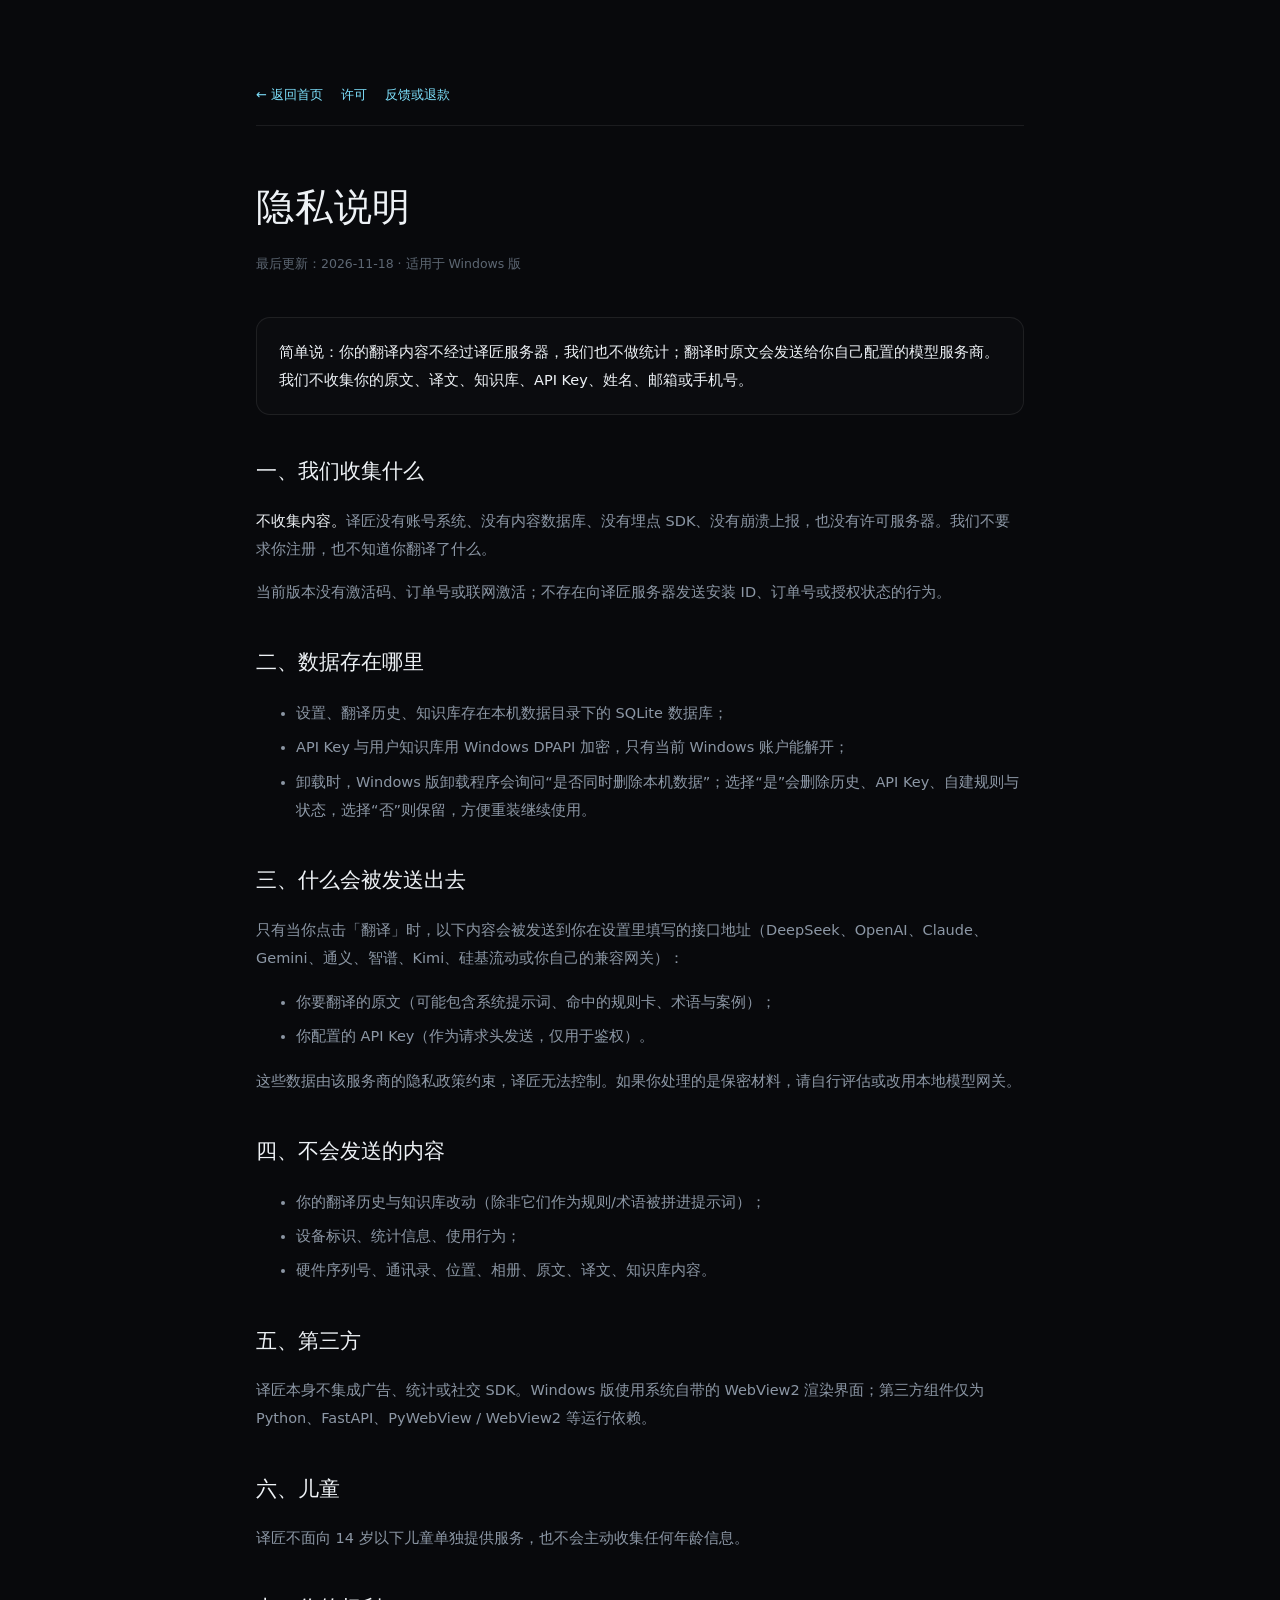
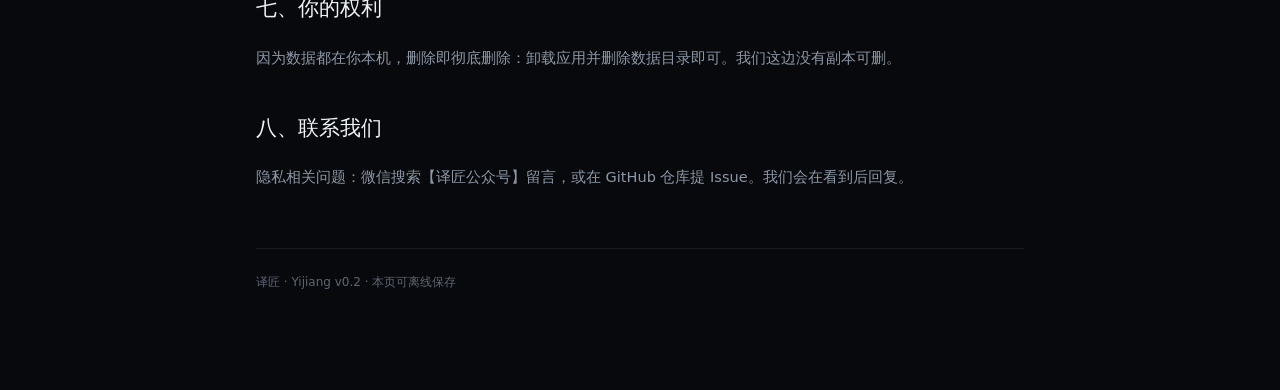
<file: docs/privacy.html>
<!doctype html>
<html lang="zh-CN">
<head>
<meta charset="utf-8" />
<meta name="viewport" content="width=device-width, initial-scale=1" />
<title>译匠 · 隐私说明</title>
<meta name="description" content="译匠的隐私说明：数据只在本机，没有内容服务器或许可服务器；原文只发送给你自己配置的模型服务商。" />
<link rel="icon" href="data:image/svg+xml,%3Csvg xmlns='http://www.w3.org/2000/svg' viewBox='0 0 64 64'%3E%3Crect width='64' height='64' rx='14' fill='%230b0d10'/%3E%3Ctext x='32' y='46' font-size='40' text-anchor='middle' fill='%23eef2f6' font-family='serif'%3E%E8%AF%91%3C/text%3E%3C/svg%3E" />
<style>
  :root{
    --bg:#08090c; --ink:#eef2f6; --dim:#8c97a5; --faint:#5d6773; --teal:#7fe3ff;
    --line:rgba(255,255,255,.08);
    --serif:"Songti SC","Noto Serif SC","Source Han Serif SC",SimSun,Georgia,serif;
    --sans:"PingFang SC","Microsoft YaHei","Noto Sans SC",system-ui,-apple-system,sans-serif;
  }
  *{box-sizing:border-box}
  body{margin:0;background:var(--bg);color:var(--ink);font-family:var(--sans);line-height:1.95;-webkit-font-smoothing:antialiased}
  a{color:var(--teal);text-decoration:none}
  a:hover{text-decoration:underline}
  .wrap{max-width:820px;margin:0 auto;padding:64px 26px 96px}
  nav{border-bottom:1px solid var(--line);padding:18px 0;margin-bottom:44px;font-size:13px;color:var(--dim);display:flex;gap:18px}
  h1{font-family:var(--serif);font-weight:500;font-size:38px;margin:0 0 8px;letter-spacing:.02em}
  .sub{color:var(--faint);font-size:12.5px;margin-bottom:40px}
  h2{font-family:var(--serif);font-weight:500;font-size:21px;margin:36px 0 10px}
  p,li{color:var(--dim);font-size:14.5px}
  li{margin:6px 0}
  b{color:var(--ink);font-weight:500}
  .box{border:1px solid var(--line);border-radius:14px;padding:20px 22px;background:rgba(255,255,255,.015);margin:22px 0}
  .box p{margin:0;color:var(--ink)}
  footer{border-top:1px solid var(--line);margin-top:56px;padding-top:22px;font-size:12px;color:var(--faint)}
</style>
</head>
<body>
<div class="wrap">
  <nav>
    <a href="index.html">← 返回首页</a>
    <a href="license.html">许可</a>
    <a href="refund.html">反馈或退款</a>
  </nav>

  <h1>隐私说明</h1>
  <div class="sub">最后更新：2026-11-18 · 适用于 Windows 版</div>

  <div class="box">
    <p>简单说：你的翻译内容不经过译匠服务器，我们也不做统计；翻译时原文会发送给<b>你自己配置的模型服务商</b>。我们不收集你的原文、译文、知识库、API Key、姓名、邮箱或手机号。</p>
  </div>

  <h2>一、我们收集什么</h2>
  <p><b>不收集内容。</b>译匠没有账号系统、没有内容数据库、没有埋点 SDK、没有崩溃上报，也没有许可服务器。我们不要求你注册，也不知道你翻译了什么。</p>
  <p>当前版本没有激活码、订单号或联网激活；不存在向译匠服务器发送安装 ID、订单号或授权状态的行为。</p>

  <h2>二、数据存在哪里</h2>
  <ul>
    <li>设置、翻译历史、知识库存在本机数据目录下的 SQLite 数据库；</li>
    <li>API Key 与用户知识库用 Windows DPAPI 加密，只有当前 Windows 账户能解开；</li>
    <li>卸载时，Windows 版卸载程序会询问“是否同时删除本机数据”；选择“是”会删除历史、API Key、自建规则与状态，选择“否”则保留，方便重装继续使用。</li>
  </ul>

  <h2>三、什么会被发送出去</h2>
  <p>只有当你点击「翻译」时，以下内容会被发送到你在设置里填写的接口地址（DeepSeek、OpenAI、Claude、Gemini、通义、智谱、Kimi、硅基流动或你自己的兼容网关）：</p>
  <ul>
    <li>你要翻译的原文（可能包含系统提示词、命中的规则卡、术语与案例）；</li>
    <li>你配置的 API Key（作为请求头发送，仅用于鉴权）。</li>
  </ul>
  <p>这些数据由该服务商的隐私政策约束，译匠无法控制。如果你处理的是保密材料，请自行评估或改用本地模型网关。</p>

  <h2>四、不会发送的内容</h2>
  <ul>
    <li>你的翻译历史与知识库改动（除非它们作为规则/术语被拼进提示词）；</li>
    <li>设备标识、统计信息、使用行为；</li>
    <li>硬件序列号、通讯录、位置、相册、原文、译文、知识库内容。</li>
  </ul>

  <h2>五、第三方</h2>
  <p>译匠本身不集成广告、统计或社交 SDK。Windows 版使用系统自带的 WebView2 渲染界面；第三方组件仅为 Python、FastAPI、PyWebView / WebView2 等运行依赖。</p>

  <h2>六、儿童</h2>
  <p>译匠不面向 14 岁以下儿童单独提供服务，也不会主动收集任何年龄信息。</p>

  <h2>七、你的权利</h2>
  <p>因为数据都在你本机，删除即彻底删除：卸载应用并删除数据目录即可。我们这边没有副本可删。</p>

  <h2>八、联系我们</h2>
  <p>隐私相关问题：微信搜索【译匠公众号】留言，或在 GitHub 仓库提 Issue。我们会在看到后回复。</p>

  <footer>译匠 · Yijiang v0.2 · 本页可离线保存</footer>
</div>
</body>
</html>
</file>
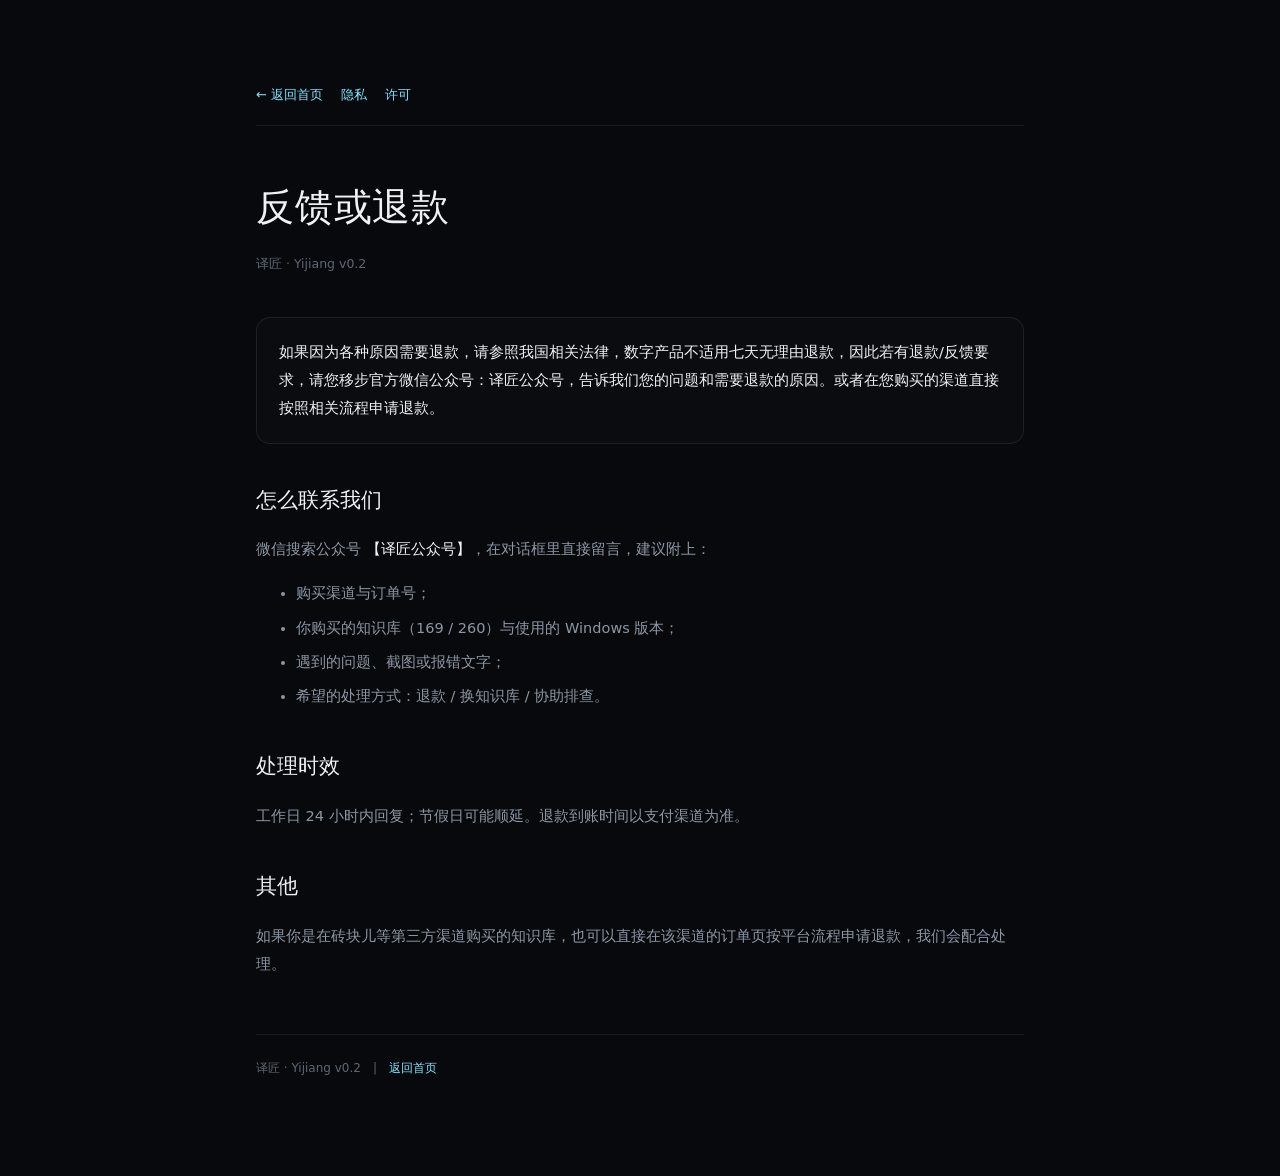
<file: docs/refund.html>
<!doctype html>
<html lang="zh-CN">
<head>
<meta charset="utf-8" />
<meta name="viewport" content="width=device-width, initial-scale=1" />
<title>译匠 · 反馈或退款</title>
<meta name="description" content="译匠的反馈与退款说明：数字产品退款规则、公众号反馈渠道。" />
<link rel="icon" href="data:image/svg+xml,%3Csvg xmlns='http://www.w3.org/2000/svg' viewBox='0 0 64 64'%3E%3Crect width='64' height='64' rx='14' fill='%230b0d10'/%3E%3Ctext x='32' y='46' font-size='40' text-anchor='middle' fill='%23eef2f6' font-family='serif'%3E%E8%AF%91%3C/text%3E%3C/svg%3E" />
<style>
  :root{
    --bg:#08090c; --ink:#eef2f6; --dim:#8c97a5; --faint:#5d6773; --teal:#7fe3ff;
    --line:rgba(255,255,255,.08);
    --serif:"Songti SC","Noto Serif SC","Source Han Serif SC",SimSun,Georgia,serif;
    --sans:"PingFang SC","Microsoft YaHei","Noto Sans SC",system-ui,-apple-system,sans-serif;
  }
  *{box-sizing:border-box}
  body{margin:0;background:var(--bg);color:var(--ink);font-family:var(--sans);line-height:1.95;-webkit-font-smoothing:antialiased}
  a{color:var(--teal);text-decoration:none}
  a:hover{text-decoration:underline}
  .wrap{max-width:820px;margin:0 auto;padding:64px 26px 96px}
  nav{border-bottom:1px solid var(--line);padding:18px 0;margin-bottom:44px;font-size:13px;color:var(--dim);display:flex;gap:18px}
  h1{font-family:var(--serif);font-weight:500;font-size:38px;margin:0 0 8px;letter-spacing:.02em}
  .sub{color:var(--faint);font-size:12.5px;margin-bottom:40px}
  h2{font-family:var(--serif);font-weight:500;font-size:21px;margin:36px 0 10px}
  p,li{color:var(--dim);font-size:14.5px}
  li{margin:6px 0}
  b{color:var(--ink);font-weight:500}
  .box{border:1px solid var(--line);border-radius:14px;padding:20px 22px;background:rgba(255,255,255,.015);margin:22px 0}
  .box p{margin:0;color:var(--ink)}
  code{font-family:Consolas,monospace;font-size:13px;color:var(--teal)}
  footer{border-top:1px solid var(--line);margin-top:56px;padding-top:22px;font-size:12px;color:var(--faint)}
</style>
</head>
<body>
<div class="wrap">
  <nav>
    <a href="index.html">← 返回首页</a>
    <a href="privacy.html">隐私</a>
    <a href="license.html">许可</a>
  </nav>

  <h1>反馈或退款</h1>
  <div class="sub">译匠 · Yijiang v0.2</div>

  <div class="box">
    <p>如果因为各种原因需要退款，请参照我国相关法律，数字产品不适用七天无理由退款，因此若有退款/反馈要求，请您移步官方微信公众号：<b>译匠公众号</b>，告诉我们您的问题和需要退款的原因。或者在您购买的渠道直接按照相关流程申请退款。</p>
  </div>

  <h2>怎么联系我们</h2>
  <p>微信搜索公众号 <b>【译匠公众号】</b>，在对话框里直接留言，建议附上：</p>
  <ul>
    <li>购买渠道与订单号；</li>
    <li>你购买的知识库（169 / 260）与使用的 Windows 版本；</li>
    <li>遇到的问题、截图或报错文字；</li>
    <li>希望的处理方式：退款 / 换知识库 / 协助排查。</li>
  </ul>

  <h2>处理时效</h2>
  <p>工作日 24 小时内回复；节假日可能顺延。退款到账时间以支付渠道为准。</p>

  <h2>其他</h2>
  <p>如果你是在砖块儿等第三方渠道购买的知识库，也可以直接在该渠道的订单页按平台流程申请退款，我们会配合处理。</p>

  <footer>译匠 · Yijiang v0.2　|　<a href="index.html">返回首页</a></footer>
</div>
</body>
</html>
</file>
